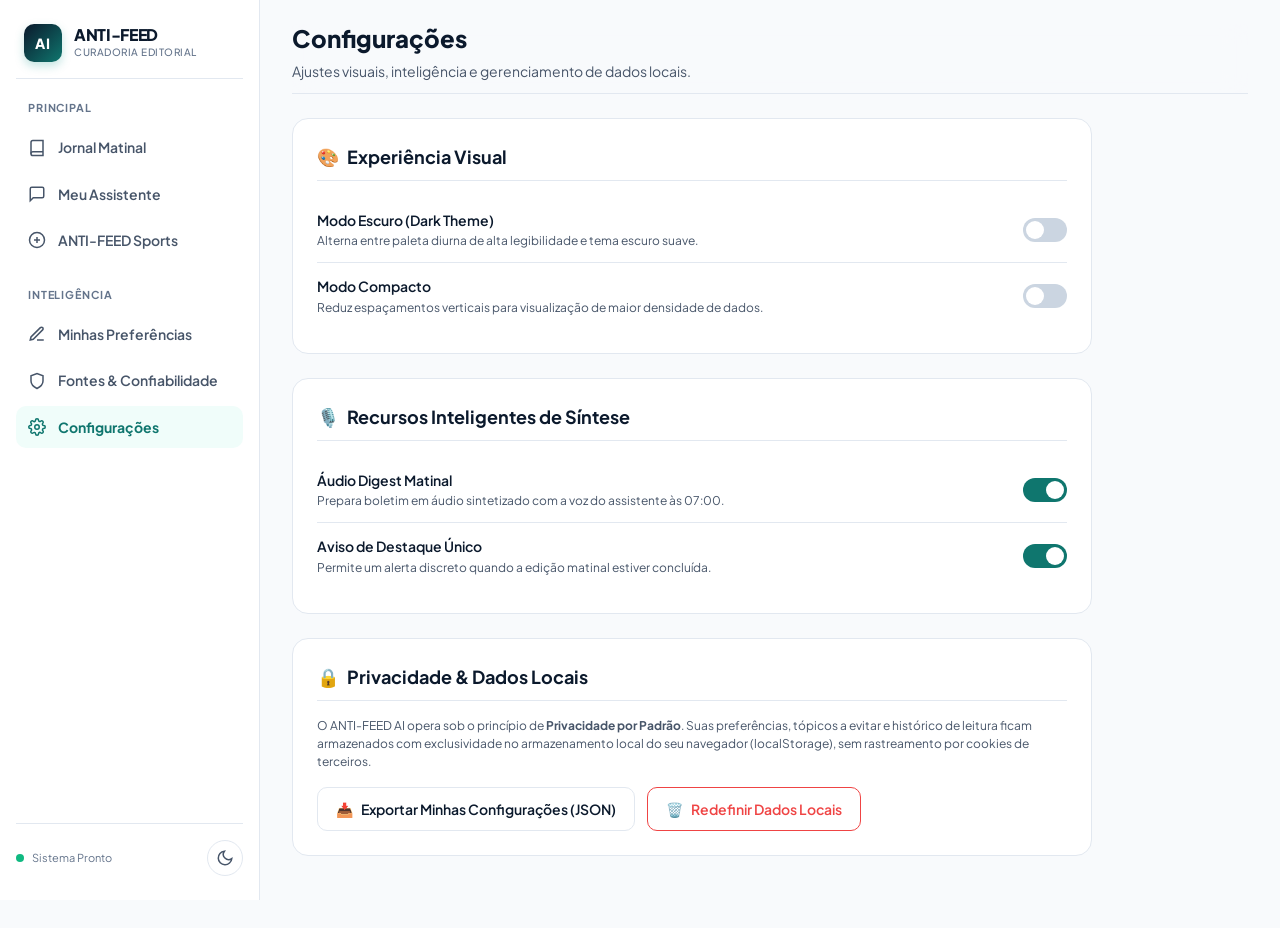
<file: anti-feed-ai/pages/configuracoes.html>
<!DOCTYPE html>
<html lang="pt-BR">
<head>
  <meta charset="UTF-8">
  <meta name="viewport" content="width=device-width, initial-scale=1.0">
  <title>Configurações — ANTI-FEED AI</title>
  <meta name="description" content="Configurações gerais do sistema, preferências visuais e controle de dados.">
  
  <!-- CSS Modular -->
  <link rel="stylesheet" href="../css/global.css">
  <link rel="stylesheet" href="../css/layout.css">
  <link rel="stylesheet" href="../css/components.css">
  <link rel="stylesheet" href="../css/pages.css">
  <link rel="stylesheet" href="../css/responsive.css">
</head>
<body>
  <div class="app-shell">
    
    <!-- Top Bar Mobile -->
    <div class="mobile-top-bar">
      <div class="sidebar-brand">
        <span class="brand-badge-ai">AI</span>
        <span class="brand-title">ANTI-FEED</span>
      </div>
      <button class="mobile-menu-btn" aria-label="Abrir menu">
        <svg width="22" height="22" viewBox="0 0 24 24" fill="none" stroke="currentColor" stroke-width="2"><line x1="3" y1="12" x2="21" y2="12"/><line x1="3" y1="6" x2="21" y2="6"/><line x1="3" y1="18" x2="21" y2="18"/></svg>
      </button>
    </div>

    <!-- Barra Lateral de Navegação -->
    <aside class="app-sidebar">
      <div class="sidebar-brand">
        <span class="brand-badge-ai">AI</span>
        <div>
          <div class="brand-title">ANTI-FEED</div>
          <div style="font-size: 10px; color: var(--text-muted); font-weight: 500; letter-spacing: 0.05em;">CURADORIA EDITORIAL</div>
        </div>
      </div>

      <nav class="sidebar-nav">
        <div class="sidebar-nav-group">
          <div class="sidebar-nav-heading">Principal</div>
          <a href="jornal.html" class="sidebar-nav-link">
            <svg class="sidebar-nav-icon" viewBox="0 0 24 24" fill="none" stroke="currentColor" stroke-width="2"><path d="M4 19.5A2.5 2.5 0 0 1 6.5 17H20"/><path d="M6.5 2H20v20H6.5A2.5 2.5 0 0 1 4 19.5v-15A2.5 2.5 0 0 1 6.5 2z"/></svg>
            <span>Jornal Matinal</span>
          </a>
          <a href="assistente.html" class="sidebar-nav-link">
            <svg class="sidebar-nav-icon" viewBox="0 0 24 24" fill="none" stroke="currentColor" stroke-width="2"><path d="M21 15a2 2 0 0 1-2 2H7l-4 4V5a2 2 0 0 1 2-2h14a2 2 0 0 1 2 2z"/></svg>
            <span>Meu Assistente</span>
          </a>
          <a href="sports.html" class="sidebar-nav-link">
            <svg class="sidebar-nav-icon" viewBox="0 0 24 24" fill="none" stroke="currentColor" stroke-width="2"><circle cx="12" cy="12" r="10"/><path d="M8 12h8"/><path d="M12 8v8"/></svg>
            <span>ANTI-FEED Sports</span>
          </a>
        </div>

        <div class="sidebar-nav-group">
          <div class="sidebar-nav-heading">Inteligência</div>
          <a href="preferencias.html" class="sidebar-nav-link">
            <svg class="sidebar-nav-icon" viewBox="0 0 24 24" fill="none" stroke="currentColor" stroke-width="2"><path d="M12 20h9"/><path d="M16.5 3.5a2.121 2.121 0 0 1 3 3L7 19l-4 1 1-4L16.5 3.5z"/></svg>
            <span>Minhas Preferências</span>
          </a>
          <a href="fontes.html" class="sidebar-nav-link">
            <svg class="sidebar-nav-icon" viewBox="0 0 24 24" fill="none" stroke="currentColor" stroke-width="2"><path d="M12 22s8-4 8-10V5l-8-3-8 3v7c0 6 8 10 8 10z"/></svg>
            <span>Fontes & Confiabilidade</span>
          </a>
          <a href="configuracoes.html" class="sidebar-nav-link active">
            <svg class="sidebar-nav-icon" viewBox="0 0 24 24" fill="none" stroke="currentColor" stroke-width="2"><circle cx="12" cy="12" r="3"/><path d="M19.4 15a1.65 1.65 0 0 0 .33 1.82l.06.06a2 2 0 0 1 0 2.83 2 2 0 0 1-2.83 0l-.06-.06a1.65 1.65 0 0 0-1.82-.33 1.65 1.65 0 0 0-1 1.51V21a2 2 0 0 1-2 2 2 2 0 0 1-2-2v-.09A1.65 1.65 0 0 0 9 19.4a1.65 1.65 0 0 0-1.82.33l-.06.06a2 2 0 0 1-2.83 0 2 2 0 0 1 0-2.83l.06-.06a1.65 1.65 0 0 0 .33-1.82 1.65 1.65 0 0 0-1.51-1H3a2 2 0 0 1-2-2 2 2 0 0 1 2-2h.09A1.65 1.65 0 0 0 4.6 9a1.65 1.65 0 0 0-.33-1.82l-.06-.06a2 2 0 0 1 0-2.83 2 2 0 0 1 2.83 0l.06.06a1.65 1.65 0 0 0 1.82.33H9a1.65 1.65 0 0 0 1-1.51V3a2 2 0 0 1 2-2 2 2 0 0 1 2 2v.09a1.65 1.65 0 0 0 1 1.51 1.65 1.65 0 0 0 1.82-.33l.06-.06a2 2 0 0 1 2.83 0 2 2 0 0 1 0 2.83l-.06.06a1.65 1.65 0 0 0-.33 1.82V9a1.65 1.65 0 0 0 1.51 1H21a2 2 0 0 1 2 2 2 2 0 0 1-2 2h-.09a1.65 1.65 0 0 0-1.51 1z"/></svg>
            <span>Configurações</span>
          </a>
        </div>
      </nav>

      <!-- Rodapé da Barra Lateral -->
      <div style="padding-top: var(--space-4); border-top: 1px solid var(--border-color); display: flex; align-items: center; justify-content: space-between;">
        <div style="display: flex; align-items: center; gap: 8px;">
          <div style="width: 8px; height: 8px; border-radius: 50%; background-color: var(--color-success);"></div>
          <span style="font-size: 11px; color: var(--text-muted);">Sistema Pronto</span>
        </div>
        <button class="action-icon-btn theme-toggle-btn" aria-label="Alternar Tema">
          <span class="theme-toggle-icon">🌙</span>
        </button>
      </div>
    </aside>

    <!-- Conteúdo Principal -->
    <main class="app-main-content">
      
      <header class="app-header">
        <div>
          <h1 style="font-size: var(--text-2xl); font-weight: 800;">Configurações</h1>
          <p style="font-size: var(--text-sm); color: var(--text-secondary); margin-top: 2px;">
            Ajustes visuais, inteligência e gerenciamento de dados locais.
          </p>
        </div>
      </header>

      <div class="settings-container">
        
        <!-- Seção: Visual & Interface -->
        <div class="settings-card">
          <h2 class="settings-card-title">
            <span>🎨</span>
            <span>Experiência Visual</span>
          </h2>

          <div class="settings-row">
            <div>
              <div class="settings-row-label">Modo Escuro (Dark Theme)</div>
              <div class="settings-row-desc">Alterna entre paleta diurna de alta legibilidade e tema escuro suave.</div>
            </div>
            <label class="switch">
              <input type="checkbox" id="setting-theme-switch">
              <span class="slider"></span>
            </label>
          </div>

          <div class="settings-row">
            <div>
              <div class="settings-row-label">Modo Compacto</div>
              <div class="settings-row-desc">Reduz espaçamentos verticais para visualização de maior densidade de dados.</div>
            </div>
            <label class="switch">
              <input type="checkbox" id="setting-compact-switch">
              <span class="slider"></span>
            </label>
          </div>
        </div>

        <!-- Seção: Áudio & Síntese -->
        <div class="settings-card">
          <h2 class="settings-card-title">
            <span>🎙️</span>
            <span>Recursos Inteligentes de Síntese</span>
          </h2>

          <div class="settings-row">
            <div>
              <div class="settings-row-label">Áudio Digest Matinal</div>
              <div class="settings-row-desc">Prepara boletim em áudio sintetizado com a voz do assistente às 07:00.</div>
            </div>
            <label class="switch">
              <input type="checkbox" id="setting-audio-switch" checked>
              <span class="slider"></span>
            </label>
          </div>

          <div class="settings-row">
            <div>
              <div class="settings-row-label">Aviso de Destaque Único</div>
              <div class="settings-row-desc">Permite um alerta discreto quando a edição matinal estiver concluída.</div>
            </div>
            <label class="switch">
              <input type="checkbox" id="setting-push-switch" checked>
              <span class="slider"></span>
            </label>
          </div>
        </div>

        <!-- Seção: Dados e Privacidade -->
        <div class="settings-card">
          <h2 class="settings-card-title">
            <span>🔒</span>
            <span>Privacidade & Dados Locais</span>
          </h2>

          <p style="font-size: var(--text-xs); color: var(--text-secondary); line-height: 1.5; margin-bottom: var(--space-4);">
            O ANTI-FEED AI opera sob o princípio de <strong>Privacidade por Padrão</strong>. Suas preferências, tópicos a evitar e histórico de leitura ficam armazenados com exclusividade no armazenamento local do seu navegador (localStorage), sem rastreamento por cookies de terceiros.
          </p>

          <div style="display: flex; gap: var(--space-3); flex-wrap: wrap;">
            <button class="btn btn-secondary" id="export-data-btn">
              <span>📥</span>
              <span>Exportar Minhas Configurações (JSON)</span>
            </button>
            <button class="btn btn-outline" id="clear-storage-btn" style="color: var(--color-danger); border-color: var(--color-danger);">
              <span>🗑️</span>
              <span>Redefinir Dados Locais</span>
            </button>
          </div>
        </div>

      </div>

    </main>
  </div>

  <!-- Scripts Modulares Vanilla ES6+ -->
  <script src="../js/storage.js"></script>
  <script src="../js/navigation.js"></script>
  <script src="../js/news.js"></script>
  <script src="../js/sports.js"></script>
  <script src="../js/assistant.js"></script>
  <script src="../js/preferences.js"></script>
  <script src="../js/sources.js"></script>
  <script src="../js/settings.js"></script>
  <script src="../js/app.js"></script>
</body>
</html>
</file>
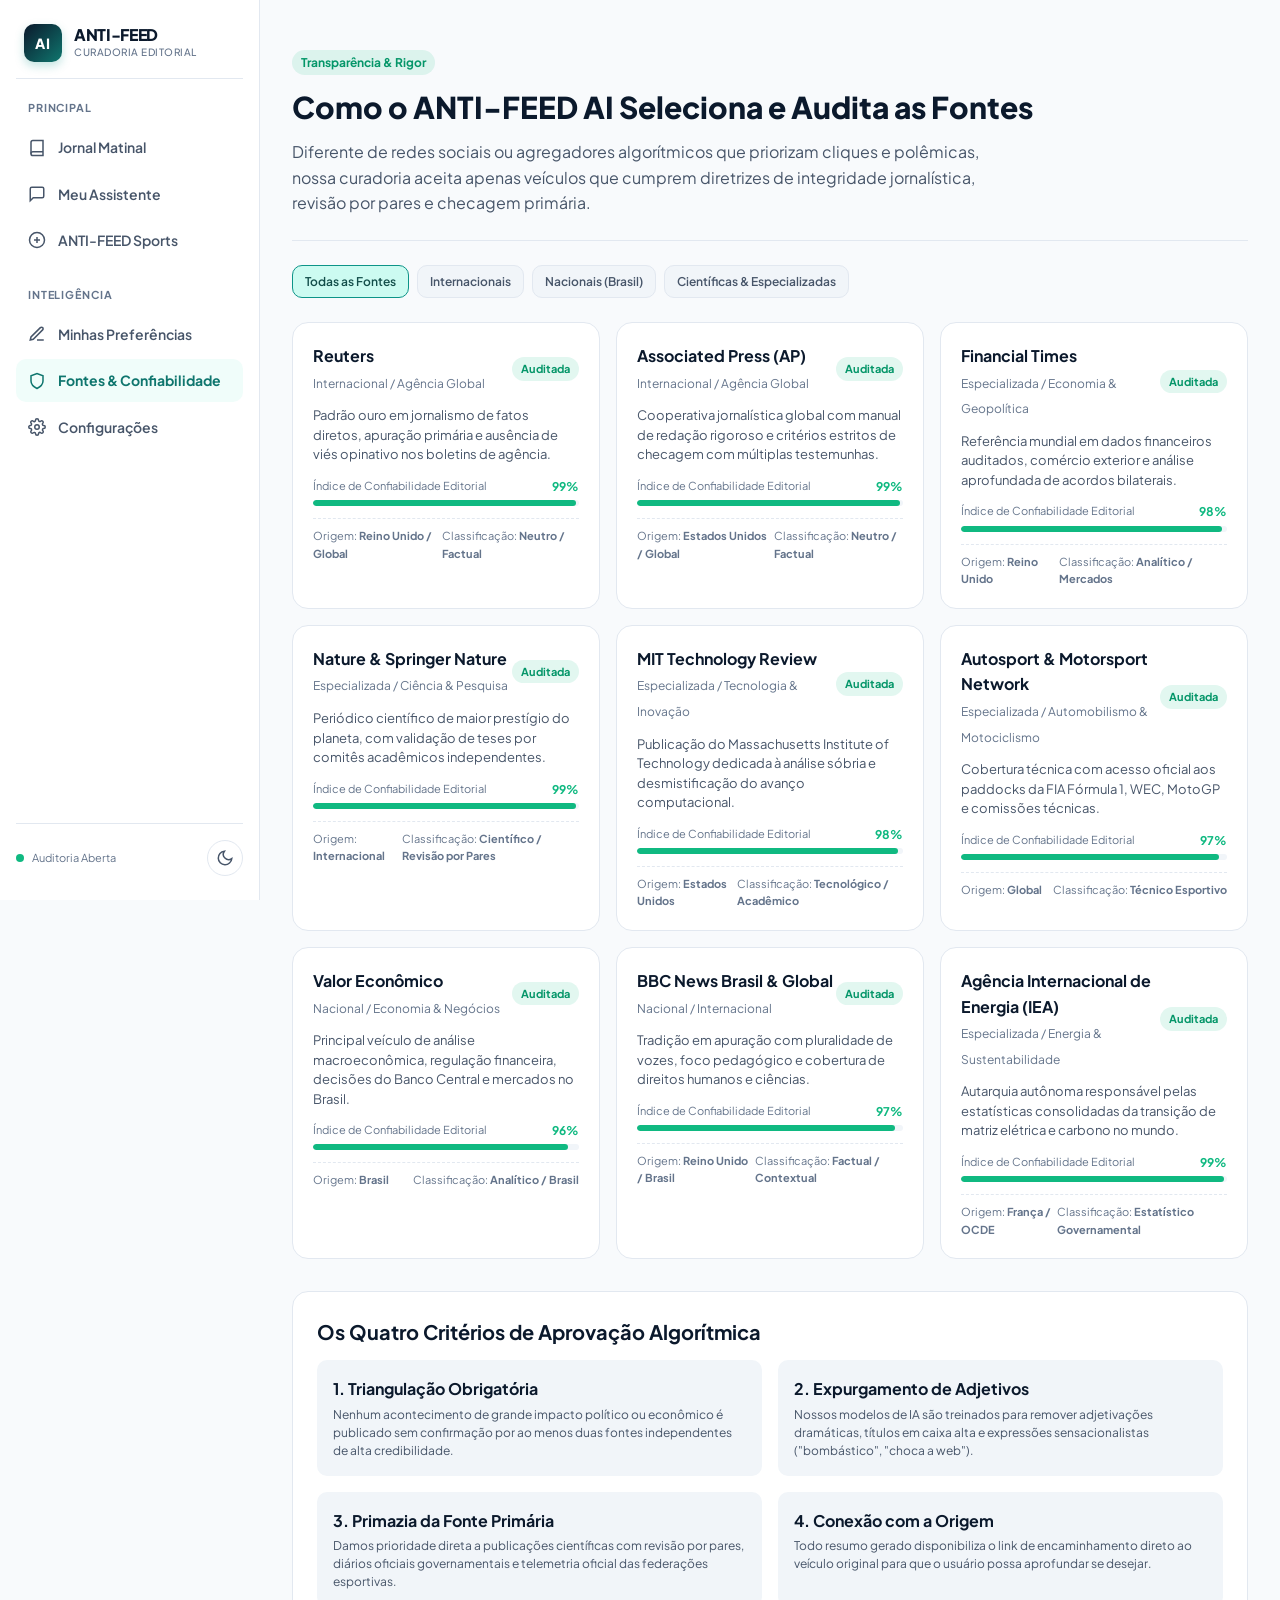
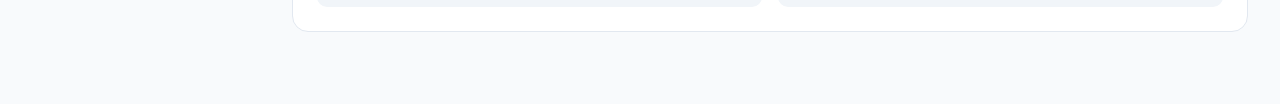
<file: anti-feed-ai/pages/fontes.html>
<!DOCTYPE html>
<html lang="pt-BR">
<head>
  <meta charset="UTF-8">
  <meta name="viewport" content="width=device-width, initial-scale=1.0">
  <title>Fontes & Confiabilidade — ANTI-FEED AI</title>
  <meta name="description" content="Transparência editorial, catálogo de fontes credenciadas e índices de confiabilidade.">
  
  <!-- CSS Modular -->
  <link rel="stylesheet" href="../css/global.css">
  <link rel="stylesheet" href="../css/layout.css">
  <link rel="stylesheet" href="../css/components.css">
  <link rel="stylesheet" href="../css/pages.css">
  <link rel="stylesheet" href="../css/responsive.css">
</head>
<body>
  <div class="app-shell">
    
    <!-- Top Bar Mobile -->
    <div class="mobile-top-bar">
      <div class="sidebar-brand">
        <span class="brand-badge-ai">AI</span>
        <span class="brand-title">ANTI-FEED</span>
      </div>
      <button class="mobile-menu-btn" aria-label="Abrir menu">
        <svg width="22" height="22" viewBox="0 0 24 24" fill="none" stroke="currentColor" stroke-width="2"><line x1="3" y1="12" x2="21" y2="12"/><line x1="3" y1="6" x2="21" y2="6"/><line x1="3" y1="18" x2="21" y2="18"/></svg>
      </button>
    </div>

    <!-- Barra Lateral de Navegação -->
    <aside class="app-sidebar">
      <div class="sidebar-brand">
        <span class="brand-badge-ai">AI</span>
        <div>
          <div class="brand-title">ANTI-FEED</div>
          <div style="font-size: 10px; color: var(--text-muted); font-weight: 500; letter-spacing: 0.05em;">CURADORIA EDITORIAL</div>
        </div>
      </div>

      <nav class="sidebar-nav">
        <div class="sidebar-nav-group">
          <div class="sidebar-nav-heading">Principal</div>
          <a href="jornal.html" class="sidebar-nav-link">
            <svg class="sidebar-nav-icon" viewBox="0 0 24 24" fill="none" stroke="currentColor" stroke-width="2"><path d="M4 19.5A2.5 2.5 0 0 1 6.5 17H20"/><path d="M6.5 2H20v20H6.5A2.5 2.5 0 0 1 4 19.5v-15A2.5 2.5 0 0 1 6.5 2z"/></svg>
            <span>Jornal Matinal</span>
          </a>
          <a href="assistente.html" class="sidebar-nav-link">
            <svg class="sidebar-nav-icon" viewBox="0 0 24 24" fill="none" stroke="currentColor" stroke-width="2"><path d="M21 15a2 2 0 0 1-2 2H7l-4 4V5a2 2 0 0 1 2-2h14a2 2 0 0 1 2 2z"/></svg>
            <span>Meu Assistente</span>
          </a>
          <a href="sports.html" class="sidebar-nav-link">
            <svg class="sidebar-nav-icon" viewBox="0 0 24 24" fill="none" stroke="currentColor" stroke-width="2"><circle cx="12" cy="12" r="10"/><path d="M8 12h8"/><path d="M12 8v8"/></svg>
            <span>ANTI-FEED Sports</span>
          </a>
        </div>

        <div class="sidebar-nav-group">
          <div class="sidebar-nav-heading">Inteligência</div>
          <a href="preferencias.html" class="sidebar-nav-link">
            <svg class="sidebar-nav-icon" viewBox="0 0 24 24" fill="none" stroke="currentColor" stroke-width="2"><path d="M12 20h9"/><path d="M16.5 3.5a2.121 2.121 0 0 1 3 3L7 19l-4 1 1-4L16.5 3.5z"/></svg>
            <span>Minhas Preferências</span>
          </a>
          <a href="fontes.html" class="sidebar-nav-link active">
            <svg class="sidebar-nav-icon" viewBox="0 0 24 24" fill="none" stroke="currentColor" stroke-width="2"><path d="M12 22s8-4 8-10V5l-8-3-8 3v7c0 6 8 10 8 10z"/></svg>
            <span>Fontes & Confiabilidade</span>
          </a>
          <a href="configuracoes.html" class="sidebar-nav-link">
            <svg class="sidebar-nav-icon" viewBox="0 0 24 24" fill="none" stroke="currentColor" stroke-width="2"><circle cx="12" cy="12" r="3"/><path d="M19.4 15a1.65 1.65 0 0 0 .33 1.82l.06.06a2 2 0 0 1 0 2.83 2 2 0 0 1-2.83 0l-.06-.06a1.65 1.65 0 0 0-1.82-.33 1.65 1.65 0 0 0-1 1.51V21a2 2 0 0 1-2 2 2 2 0 0 1-2-2v-.09A1.65 1.65 0 0 0 9 19.4a1.65 1.65 0 0 0-1.82.33l-.06.06a2 2 0 0 1-2.83 0 2 2 0 0 1 0-2.83l.06-.06a1.65 1.65 0 0 0 .33-1.82 1.65 1.65 0 0 0-1.51-1H3a2 2 0 0 1-2-2 2 2 0 0 1 2-2h.09A1.65 1.65 0 0 0 4.6 9a1.65 1.65 0 0 0-.33-1.82l-.06-.06a2 2 0 0 1 0-2.83 2 2 0 0 1 2.83 0l.06.06a1.65 1.65 0 0 0 1.82.33H9a1.65 1.65 0 0 0 1-1.51V3a2 2 0 0 1 2-2 2 2 0 0 1 2 2v.09a1.65 1.65 0 0 0 1 1.51 1.65 1.65 0 0 0 1.82-.33l.06-.06a2 2 0 0 1 2.83 0 2 2 0 0 1 0 2.83l-.06.06a1.65 1.65 0 0 0-.33 1.82V9a1.65 1.65 0 0 0 1.51 1H21a2 2 0 0 1 2 2 2 2 0 0 1-2 2h-.09a1.65 1.65 0 0 0-1.51 1z"/></svg>
            <span>Configurações</span>
          </a>
        </div>
      </nav>

      <!-- Rodapé da Barra Lateral -->
      <div style="padding-top: var(--space-4); border-top: 1px solid var(--border-color); display: flex; align-items: center; justify-content: space-between;">
        <div style="display: flex; align-items: center; gap: 8px;">
          <div style="width: 8px; height: 8px; border-radius: 50%; background-color: var(--color-success);"></div>
          <span style="font-size: 11px; color: var(--text-muted);">Auditoria Aberta</span>
        </div>
        <button class="action-icon-btn theme-toggle-btn" aria-label="Alternar Tema">
          <span class="theme-toggle-icon">🌙</span>
        </button>
      </div>
    </aside>

    <!-- Conteúdo Principal -->
    <main class="app-main-content">
      
      <section class="sources-hero">
        <span class="verification-badge" style="margin-bottom: var(--space-2);">Transparência & Rigor</span>
        <h1 style="font-size: var(--text-3xl); font-weight: 800; margin-bottom: var(--space-2);">
          Como o ANTI-FEED AI Seleciona e Audita as Fontes
        </h1>
        <p style="font-size: var(--text-base); color: var(--text-secondary); max-width: 700px; line-height: 1.6;">
          Diferente de redes sociais ou agregadores algorítmicos que priorizam cliques e polêmicas, nossa curadoria aceita apenas veículos que cumprem diretrizes de integridade jornalística, revisão por pares e checagem primária.
        </p>
      </section>

      <!-- Filtros por Tipo de Fonte -->
      <div style="display: flex; gap: var(--space-2); margin-bottom: var(--space-6); flex-wrap: wrap;">
        <button class="sports-subpill source-filter-btn active" data-tab="all">Todas as Fontes</button>
        <button class="sports-subpill source-filter-btn" data-tab="internacional">Internacionais</button>
        <button class="sports-subpill source-filter-btn" data-tab="nacional">Nacionais (Brasil)</button>
        <button class="sports-subpill source-filter-btn" data-tab="especializada">Científicas & Especializadas</button>
      </div>

      <!-- Grade de Fontes Cadastradas -->
      <div class="sources-grid" id="sources-catalog-grid">
        <!-- Renderizado dinamicamente por sources.js -->
      </div>

      <!-- Critérios de Triangulação -->
      <section class="preferences-section">
        <h2 style="font-size: var(--text-xl); font-weight: 700; margin-bottom: var(--space-3);">
          Os Quatro Critérios de Aprovação Algorítmica
        </h2>
        <div class="grid-layout grid-2-cols" style="gap: var(--space-4);">
          <div style="padding: var(--space-4); background-color: var(--bg-hover); border-radius: var(--radius-md);">
            <div style="font-weight: 700; margin-bottom: 4px;">1. Triangulação Obrigatória</div>
            <p style="font-size: var(--text-xs); color: var(--text-secondary); line-height: 1.5;">
              Nenhum acontecimento de grande impacto político ou econômico é publicado sem confirmação por ao menos duas fontes independentes de alta credibilidade.
            </p>
          </div>
          <div style="padding: var(--space-4); background-color: var(--bg-hover); border-radius: var(--radius-md);">
            <div style="font-weight: 700; margin-bottom: 4px;">2. Expurgamento de Adjetivos</div>
            <p style="font-size: var(--text-xs); color: var(--text-secondary); line-height: 1.5;">
              Nossos modelos de IA são treinados para remover adjetivações dramáticas, títulos em caixa alta e expressões sensacionalistas ("bombástico", "choca a web").
            </p>
          </div>
          <div style="padding: var(--space-4); background-color: var(--bg-hover); border-radius: var(--radius-md);">
            <div style="font-weight: 700; margin-bottom: 4px;">3. Primazia da Fonte Primária</div>
            <p style="font-size: var(--text-xs); color: var(--text-secondary); line-height: 1.5;">
              Damos prioridade direta a publicações científicas com revisão por pares, diários oficiais governamentais e telemetria oficial das federações esportivas.
            </p>
          </div>
          <div style="padding: var(--space-4); background-color: var(--bg-hover); border-radius: var(--radius-md);">
            <div style="font-weight: 700; margin-bottom: 4px;">4. Conexão com a Origem</div>
            <p style="font-size: var(--text-xs); color: var(--text-secondary); line-height: 1.5;">
              Todo resumo gerado disponibiliza o link de encaminhamento direto ao veículo original para que o usuário possa aprofundar se desejar.
            </p>
          </div>
        </div>
      </section>

    </main>
  </div>

  <!-- Scripts Modulares Vanilla ES6+ -->
  <script src="../js/storage.js"></script>
  <script src="../js/navigation.js"></script>
  <script src="../js/news.js"></script>
  <script src="../js/sports.js"></script>
  <script src="../js/assistant.js"></script>
  <script src="../js/preferences.js"></script>
  <script src="../js/sources.js"></script>
  <script src="../js/settings.js"></script>
  <script src="../js/app.js"></script>
</body>
</html>
</file>
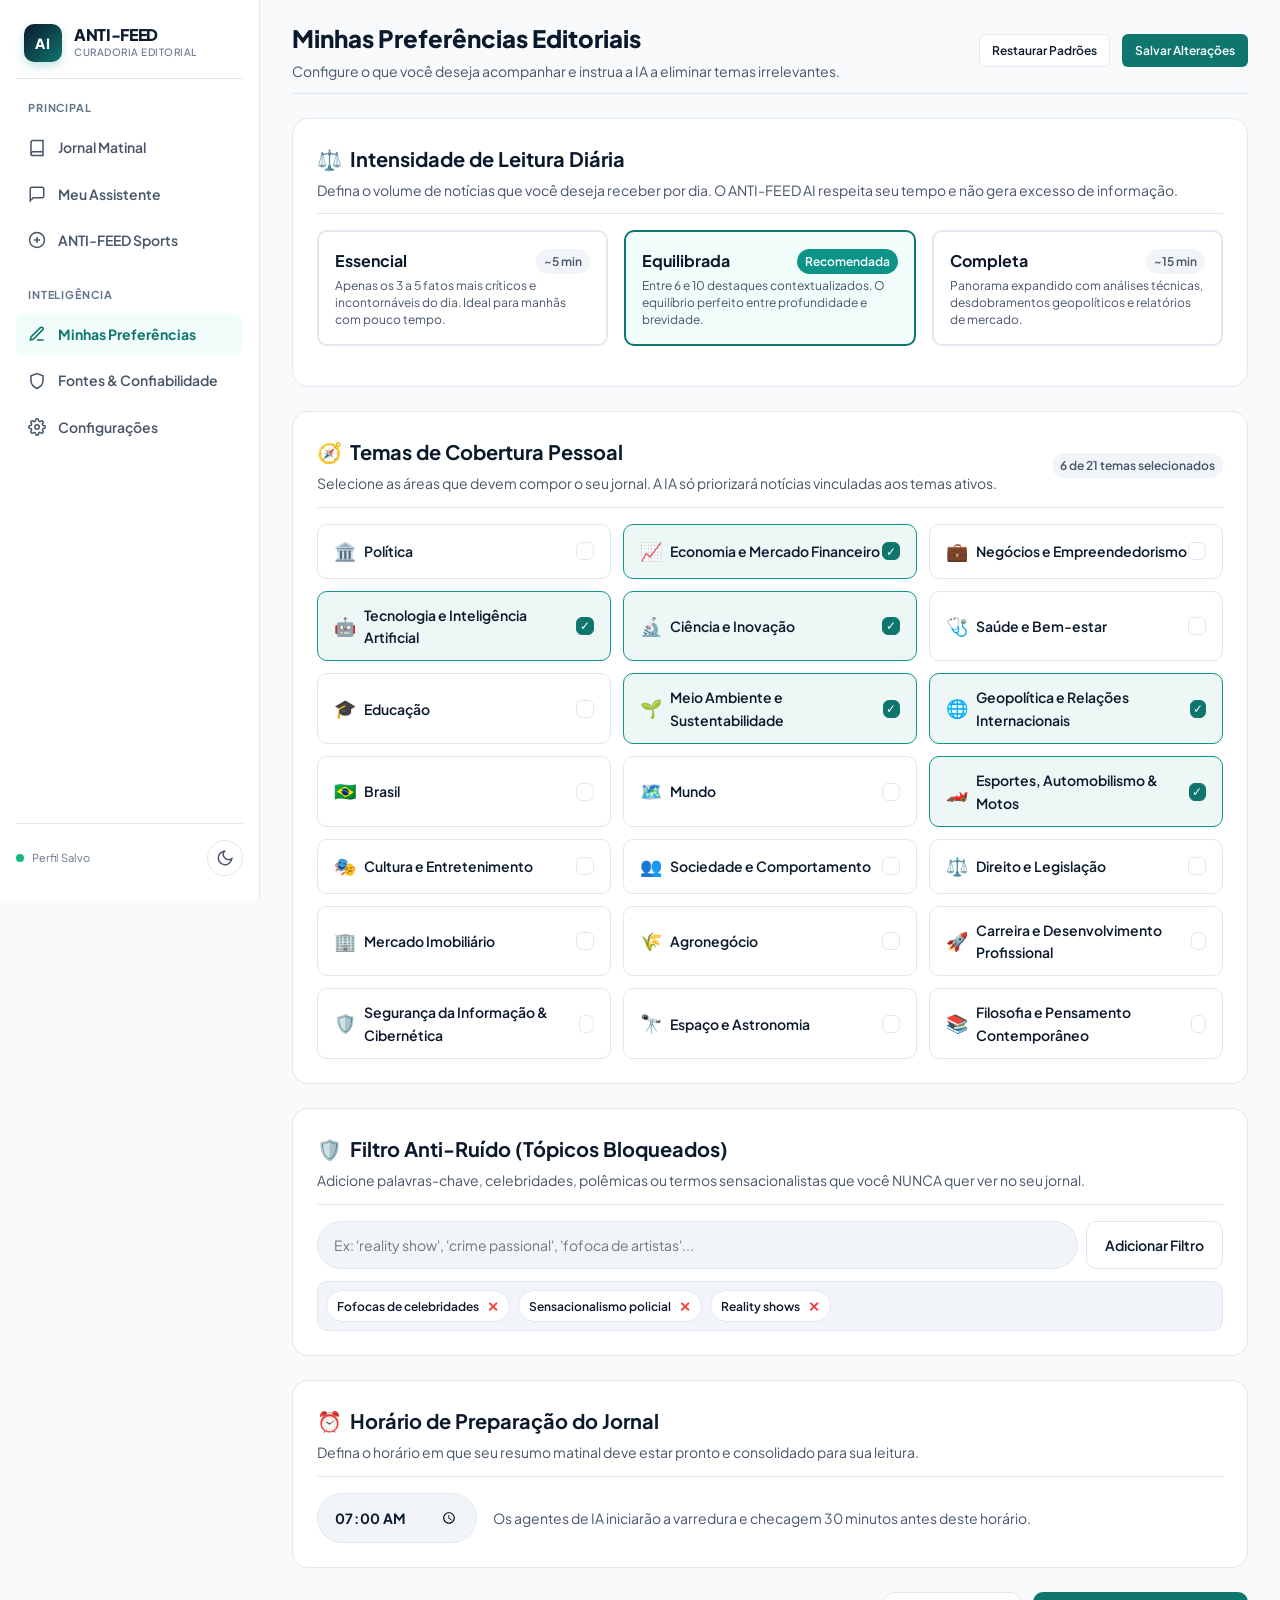
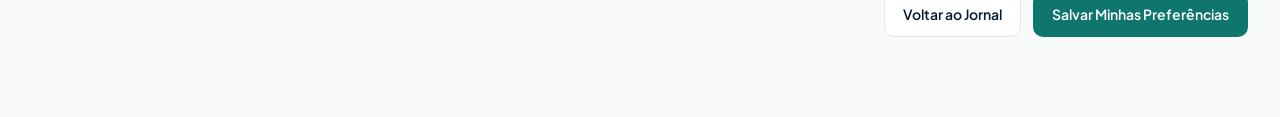
<file: anti-feed-ai/pages/preferencias.html>
<!DOCTYPE html>
<html lang="pt-BR">
<head>
  <meta charset="UTF-8">
  <meta name="viewport" content="width=device-width, initial-scale=1.0">
  <title>Minhas Preferências — ANTI-FEED AI</title>
  <meta name="description" content="Personalize os temas, intensidade editorial e filtros de ruído do seu jornal diário.">
  
  <!-- CSS Modular -->
  <link rel="stylesheet" href="../css/global.css">
  <link rel="stylesheet" href="../css/layout.css">
  <link rel="stylesheet" href="../css/components.css">
  <link rel="stylesheet" href="../css/pages.css">
  <link rel="stylesheet" href="../css/responsive.css">
</head>
<body>
  <div class="app-shell">
    
    <!-- Top Bar Mobile -->
    <div class="mobile-top-bar">
      <div class="sidebar-brand">
        <span class="brand-badge-ai">AI</span>
        <span class="brand-title">ANTI-FEED</span>
      </div>
      <button class="mobile-menu-btn" aria-label="Abrir menu">
        <svg width="22" height="22" viewBox="0 0 24 24" fill="none" stroke="currentColor" stroke-width="2"><line x1="3" y1="12" x2="21" y2="12"/><line x1="3" y1="6" x2="21" y2="6"/><line x1="3" y1="18" x2="21" y2="18"/></svg>
      </button>
    </div>

    <!-- Barra Lateral de Navegação -->
    <aside class="app-sidebar">
      <div class="sidebar-brand">
        <span class="brand-badge-ai">AI</span>
        <div>
          <div class="brand-title">ANTI-FEED</div>
          <div style="font-size: 10px; color: var(--text-muted); font-weight: 500; letter-spacing: 0.05em;">CURADORIA EDITORIAL</div>
        </div>
      </div>

      <nav class="sidebar-nav">
        <div class="sidebar-nav-group">
          <div class="sidebar-nav-heading">Principal</div>
          <a href="jornal.html" class="sidebar-nav-link">
            <svg class="sidebar-nav-icon" viewBox="0 0 24 24" fill="none" stroke="currentColor" stroke-width="2"><path d="M4 19.5A2.5 2.5 0 0 1 6.5 17H20"/><path d="M6.5 2H20v20H6.5A2.5 2.5 0 0 1 4 19.5v-15A2.5 2.5 0 0 1 6.5 2z"/></svg>
            <span>Jornal Matinal</span>
          </a>
          <a href="assistente.html" class="sidebar-nav-link">
            <svg class="sidebar-nav-icon" viewBox="0 0 24 24" fill="none" stroke="currentColor" stroke-width="2"><path d="M21 15a2 2 0 0 1-2 2H7l-4 4V5a2 2 0 0 1 2-2h14a2 2 0 0 1 2 2z"/></svg>
            <span>Meu Assistente</span>
          </a>
          <a href="sports.html" class="sidebar-nav-link">
            <svg class="sidebar-nav-icon" viewBox="0 0 24 24" fill="none" stroke="currentColor" stroke-width="2"><circle cx="12" cy="12" r="10"/><path d="M8 12h8"/><path d="M12 8v8"/></svg>
            <span>ANTI-FEED Sports</span>
          </a>
        </div>

        <div class="sidebar-nav-group">
          <div class="sidebar-nav-heading">Inteligência</div>
          <a href="preferencias.html" class="sidebar-nav-link active">
            <svg class="sidebar-nav-icon" viewBox="0 0 24 24" fill="none" stroke="currentColor" stroke-width="2"><path d="M12 20h9"/><path d="M16.5 3.5a2.121 2.121 0 0 1 3 3L7 19l-4 1 1-4L16.5 3.5z"/></svg>
            <span>Minhas Preferências</span>
          </a>
          <a href="fontes.html" class="sidebar-nav-link">
            <svg class="sidebar-nav-icon" viewBox="0 0 24 24" fill="none" stroke="currentColor" stroke-width="2"><path d="M12 22s8-4 8-10V5l-8-3-8 3v7c0 6 8 10 8 10z"/></svg>
            <span>Fontes & Confiabilidade</span>
          </a>
          <a href="configuracoes.html" class="sidebar-nav-link">
            <svg class="sidebar-nav-icon" viewBox="0 0 24 24" fill="none" stroke="currentColor" stroke-width="2"><circle cx="12" cy="12" r="3"/><path d="M19.4 15a1.65 1.65 0 0 0 .33 1.82l.06.06a2 2 0 0 1 0 2.83 2 2 0 0 1-2.83 0l-.06-.06a1.65 1.65 0 0 0-1.82-.33 1.65 1.65 0 0 0-1 1.51V21a2 2 0 0 1-2 2 2 2 0 0 1-2-2v-.09A1.65 1.65 0 0 0 9 19.4a1.65 1.65 0 0 0-1.82.33l-.06.06a2 2 0 0 1-2.83 0 2 2 0 0 1 0-2.83l.06-.06a1.65 1.65 0 0 0 .33-1.82 1.65 1.65 0 0 0-1.51-1H3a2 2 0 0 1-2-2 2 2 0 0 1 2-2h.09A1.65 1.65 0 0 0 4.6 9a1.65 1.65 0 0 0-.33-1.82l-.06-.06a2 2 0 0 1 0-2.83 2 2 0 0 1 2.83 0l.06.06a1.65 1.65 0 0 0 1.82.33H9a1.65 1.65 0 0 0 1-1.51V3a2 2 0 0 1 2-2 2 2 0 0 1 2 2v.09a1.65 1.65 0 0 0 1 1.51 1.65 1.65 0 0 0 1.82-.33l.06-.06a2 2 0 0 1 2.83 0 2 2 0 0 1 0 2.83l-.06.06a1.65 1.65 0 0 0-.33 1.82V9a1.65 1.65 0 0 0 1.51 1H21a2 2 0 0 1 2 2 2 2 0 0 1-2 2h-.09a1.65 1.65 0 0 0-1.51 1z"/></svg>
            <span>Configurações</span>
          </a>
        </div>
      </nav>

      <!-- Rodapé da Barra Lateral -->
      <div style="padding-top: var(--space-4); border-top: 1px solid var(--border-color); display: flex; align-items: center; justify-content: space-between;">
        <div style="display: flex; align-items: center; gap: 8px;">
          <div style="width: 8px; height: 8px; border-radius: 50%; background-color: var(--color-success);"></div>
          <span style="font-size: 11px; color: var(--text-muted);">Perfil Salvo</span>
        </div>
        <button class="action-icon-btn theme-toggle-btn" aria-label="Alternar Tema">
          <span class="theme-toggle-icon">🌙</span>
        </button>
      </div>
    </aside>

    <!-- Conteúdo Principal -->
    <main class="app-main-content">
      
      <!-- Cabeçalho da Página -->
      <header class="app-header">
        <div>
          <h1 style="font-size: var(--text-2xl); font-weight: 800;">Minhas Preferências Editoriais</h1>
          <p style="font-size: var(--text-sm); color: var(--text-secondary); margin-top: 2px;">
            Configure o que você deseja acompanhar e instrua a IA a eliminar temas irrelevantes.
          </p>
        </div>

        <div class="header-actions">
          <button class="btn btn-secondary btn-sm" id="reset-preferences-btn">Restaurar Padrões</button>
          <button class="btn btn-primary btn-sm" id="save-preferences-btn">Salvar Alterações</button>
        </div>
      </header>

      <!-- 1. Nível de Intensidade Editorial -->
      <section class="preferences-section">
        <div class="pref-section-header">
          <h2 class="pref-section-title">
            <span>⚖️</span>
            <span>Intensidade de Leitura Diária</span>
          </h2>
          <p class="pref-section-desc">
            Defina o volume de notícias que você deseja receber por dia. O ANTI-FEED AI respeita seu tempo e não gera excesso de informação.
          </p>
        </div>

        <div class="intensity-cards-grid">
          <div class="intensity-card" data-intensity="essencial">
            <div class="intensity-card-title">
              <span>Essencial</span>
              <span class="badge">~5 min</span>
            </div>
            <p class="intensity-card-desc">
              Apenas os 3 a 5 fatos mais críticos e incontornáveis do dia. Ideal para manhãs com pouco tempo.
            </p>
          </div>

          <div class="intensity-card active" data-intensity="equilibrada">
            <div class="intensity-card-title">
              <span>Equilibrada</span>
              <span class="badge" style="background-color: var(--color-primary-500); color: white;">Recomendada</span>
            </div>
            <p class="intensity-card-desc">
              Entre 6 e 10 destaques contextualizados. O equilíbrio perfeito entre profundidade e brevidade.
            </p>
          </div>

          <div class="intensity-card" data-intensity="completa">
            <div class="intensity-card-title">
              <span>Completa</span>
              <span class="badge">~15 min</span>
            </div>
            <p class="intensity-card-desc">
              Panorama expandido com análises técnicas, desdobramentos geopolíticos e relatórios de mercado.
            </p>
          </div>
        </div>
      </section>

      <!-- 2. Seleção de Temas (21 Categorias) -->
      <section class="preferences-section">
        <div class="pref-section-header" style="display: flex; justify-content: space-between; align-items: center;">
          <div>
            <h2 class="pref-section-title">
              <span>🧭</span>
              <span>Temas de Cobertura Pessoal</span>
            </h2>
            <p class="pref-section-desc">
              Selecione as áreas que devem compor o seu jornal. A IA só priorizará notícias vinculadas aos temas ativos.
            </p>
          </div>
          <span id="selected-categories-count" class="badge" style="font-size: 12px;">6 temas selecionados</span>
        </div>

        <div class="categories-grid" id="categories-selection-grid">
          <!-- Renderizado dinamicamente por preferences.js com 21 categorias -->
        </div>
      </section>

      <!-- 3. Filtro Anti-Ruído (Tópicos a Evitar) -->
      <section class="preferences-section">
        <div class="pref-section-header">
          <h2 class="pref-section-title">
            <span>🛡️</span>
            <span>Filtro Anti-Ruído (Tópicos Bloqueados)</span>
          </h2>
          <p class="pref-section-desc">
            Adicione palavras-chave, celebridades, polêmicas ou termos sensacionalistas que você NUNCA quer ver no seu jornal.
          </p>
        </div>

        <div style="display: flex; gap: var(--space-2); margin-top: var(--space-4);">
          <input type="text" id="avoid-topic-input" class="chat-input-field" placeholder="Ex: 'reality show', 'crime passional', 'fofoca de artistas'...">
          <button class="btn btn-secondary" id="add-avoid-topic-btn">Adicionar Filtro</button>
        </div>

        <div class="tags-container" id="avoid-tags-container">
          <!-- Tags adicionadas dinamicamente -->
        </div>
      </section>

      <!-- 4. Horário de Entrega e Envio -->
      <section class="preferences-section">
        <div class="pref-section-header">
          <h2 class="pref-section-title">
            <span>⏰</span>
            <span>Horário de Preparação do Jornal</span>
          </h2>
          <p class="pref-section-desc">
            Defina o horário em que seu resumo matinal deve estar pronto e consolidado para sua leitura.
          </p>
        </div>

        <div style="display: flex; align-items: center; gap: var(--space-4); margin-top: var(--space-3);">
          <input type="time" id="delivery-time-input" value="07:00" class="chat-input-field" style="max-width: 160px; font-weight: 700;">
          <span style="font-size: var(--text-sm); color: var(--text-secondary);">
            Os agentes de IA iniciarão a varredura e checagem 30 minutos antes deste horário.
          </span>
        </div>
      </section>

      <!-- Barra de Ação Inferior -->
      <div style="display: flex; justify-content: flex-end; gap: var(--space-3); margin-bottom: var(--space-8);">
        <a href="jornal.html" class="btn btn-secondary">Voltar ao Jornal</a>
        <button class="btn btn-primary" onclick="document.getElementById('save-preferences-btn').click();">
          Salvar Minhas Preferências
        </button>
      </div>

    </main>
  </div>

  <!-- Scripts Modulares Vanilla ES6+ -->
  <script src="../js/storage.js"></script>
  <script src="../js/navigation.js"></script>
  <script src="../js/news.js"></script>
  <script src="../js/sports.js"></script>
  <script src="../js/assistant.js"></script>
  <script src="../js/preferences.js"></script>
  <script src="../js/sources.js"></script>
  <script src="../js/settings.js"></script>
  <script src="../js/app.js"></script>
</body>
</html>
</file>
<file: anti-feed-ai/css/global.css>
/**
 * ANTI-FEED AI — Global Design System & Variables (global.css)
 * Identidade visual inspirada em The New York Times, Linear e Apple News.
 * "Menos informação. Mais inteligência sobre o que realmente importa."
 */

@import url('https://fonts.googleapis.com/css2?family=Plus+Jakarta+Sans:wght@400;500;600;700;800&family=Newsreader:ital,opsz,wght@0,6..72,400;0,6..72,600;0,6..72,700;1,6..72,400&family=JetBrains+Mono:wght@400;500;600&display=swap');

:root {
  /* ==========================================================================
     Paleta de Cores — Tema Claro (Predominantemente branco / off-white)
     ========================================================================== */
  --bg-main: #F8FAFC;
  --bg-surface: #FFFFFF;
  --card-bg: #FFFFFF;
  --bg-hover: #F1F5F9;
  --bg-subtle: #F8FAFC;

  --text-main: #0B192C;
  --text-secondary: #475569;
  --text-muted: #64748B;
  --text-subtle: #94A3B8;
  --text-inverse: #FFFFFF;

  --border-color: #E2E8F0;
  --border-color-hover: #CBD5E1;
  --border-subtle: #F1F5F9;

  /* Cores de Acento Editorial & Brand */
  --color-primary-50: #F0FDFA;
  --color-primary-100: #CCFBF1;
  --color-primary-400: #2DD4BF;
  --color-primary-500: #0D9488;
  --color-primary-600: #0F766E;
  --color-primary-700: #115E59;
  --color-primary-800: #134E4A;
  --color-accent: #0D9488;

  /* Cores Semânticas de Estado */
  --color-success: #10B981;
  --color-warning: #F59E0B;
  --color-danger: #EF4444;
  --color-info: #0284C7;

  /* Categorias */
  --cat-automobilismo: #DC2626;
  --cat-motovelocidade: #EA580C;
  --cat-tecnologia: #4F46E5;
  --cat-economia: #059669;
  --cat-geopolitica: #0284C7;
  --cat-ciencia: #0891B2;
  --cat-sustentabilidade: #16A34A;
  --cat-esportes: #E11D48;

  /* ==========================================================================
     Tipografia
     ========================================================================== */
  --font-family: 'Plus Jakarta Sans', -apple-system, BlinkMacSystemFont, 'Segoe UI', Roboto, sans-serif;
  --font-editorial: 'Newsreader', Georgia, serif;
  --font-mono: 'JetBrains Mono', SFMono-Regular, Menlo, Monaco, monospace;

  --text-xs: 0.75rem;
  /* 12px */
  --text-sm: 0.875rem;
  /* 14px */
  --text-base: 1rem;
  /* 16px */
  --text-lg: 1.125rem;
  /* 18px */
  --text-xl: 1.25rem;
  /* 20px */
  --text-2xl: 1.5rem;
  /* 24px */
  --text-3xl: 1.875rem;
  /* 30px */
  --text-4xl: 2.25rem;
  /* 36px */

  /* ==========================================================================
     Espaçamentos & Dimensões
     ========================================================================== */
  --space-1: 0.25rem;
  /* 4px */
  --space-2: 0.5rem;
  /* 8px */
  --space-3: 0.75rem;
  /* 12px */
  --space-4: 1rem;
  /* 16px */
  --space-5: 1.25rem;
  /* 20px */
  --space-6: 1.5rem;
  /* 24px */
  --space-8: 2rem;
  /* 32px */
  --space-10: 2.5rem;
  /* 40px */
  --space-12: 3rem;
  /* 48px */

  --sidebar-width: 260px;
  --header-height: 70px;
  --content-max-width: 1260px;

  /* ==========================================================================
     Sombras Elegantes
     ========================================================================== */
  --shadow-sm: 0 1px 3px rgba(11, 25, 44, 0.04), 0 1px 2px rgba(11, 25, 44, 0.02);
  --shadow-md: 0 4px 6px -1px rgba(11, 25, 44, 0.06), 0 2px 4px -2px rgba(11, 25, 44, 0.03);
  --shadow-lg: 0 10px 15px -3px rgba(11, 25, 44, 0.08), 0 4px 6px -4px rgba(11, 25, 44, 0.03);
  --shadow-xl: 0 20px 25px -5px rgba(11, 25, 44, 0.1), 0 8px 10px -6px rgba(11, 25, 44, 0.04);

  /* Arredondamento */
  --radius-sm: 6px;
  --radius-md: 10px;
  --radius-lg: 16px;
  --radius-xl: 22px;
  --radius-full: 9999px;

  /* Transições */
  --transition-fast: 0.15s cubic-bezier(0.4, 0, 0.2, 1);
  --transition-normal: 0.25s cubic-bezier(0.4, 0, 0.2, 1);
  --transition-slow: 0.35s cubic-bezier(0.16, 1, 0.3, 1);
}

/* ==========================================================================
   Paleta de Cores — Tema Escuro (Suporte body.dark-theme e [data-theme="dark"])
   ========================================================================== */
body.dark-theme,
[data-theme="dark"] {
  --bg-main: #070F1E;
  --bg-surface: #0E1A2D;
  --card-bg: #0E1A2D;
  --bg-hover: #16263E;
  --bg-subtle: #0B1626;

  --text-main: #F8FAFC;
  --text-secondary: #94A3B8;
  --text-muted: #64748B;
  --text-subtle: #475569;
  --text-inverse: #0B192C;

  --border-color: #1E2E47;
  --border-color-hover: #2C3F5E;
  --border-subtle: #132238;

  --color-primary-50: rgba(13, 148, 136, 0.12);
  --color-primary-100: rgba(13, 148, 136, 0.22);
  --color-primary-400: #2DD4BF;
  --color-primary-500: #14B8A6;
  --color-primary-600: #0D9488;
  --color-primary-700: #0F766E;
  --color-accent: #14B8A6;

  --shadow-sm: 0 1px 3px rgba(0, 0, 0, 0.3);
  --shadow-md: 0 4px 6px -1px rgba(0, 0, 0, 0.4);
  --shadow-lg: 0 10px 15px -3px rgba(0, 0, 0, 0.5);
  --shadow-xl: 0 20px 25px -5px rgba(0, 0, 0, 0.6);
}

/* ==========================================================================
   Reset & Base Styles
   ========================================================================== */
*,
*::before,
*::after {
  box-sizing: border-box;
  margin: 0;
  padding: 0;
}

html {
  font-size: 16px;
  scroll-behavior: smooth;
  -webkit-text-size-adjust: 100%;
}

body {
  font-family: var(--font-family);
  background-color: var(--bg-main);
  color: var(--text-main);
  line-height: 1.6;
  font-weight: 400;
  min-height: 100vh;
  transition: background-color var(--transition-normal), color var(--transition-normal);
  -webkit-font-smoothing: antialiased;
  -moz-osx-font-smoothing: grayscale;
}

img,
svg,
picture {
  display: block;
  max-width: 100%;
}

a {
  color: inherit;
  text-decoration: none;
}

button,
input,
select,
textarea {
  font: inherit;
}

/* Scrollbar Estilizada */
::-webkit-scrollbar {
  width: 8px;
  height: 8px;
}

::-webkit-scrollbar-track {
  background: var(--bg-main);
}

::-webkit-scrollbar-thumb {
  background: var(--border-color);
  border-radius: var(--radius-full);
}

::-webkit-scrollbar-thumb:hover {
  background: var(--text-muted);
}
</file>
<file: anti-feed-ai/css/layout.css>
/**
 * ANTI-FEED AI — Layout System (layout.css)
 * Estrutura Shell, Sidebar Fixa, Header Sticky e Sistema de Grid Fluido
 */

/* Shell Geral da Aplicação */
.app-shell {
  display: flex;
  min-height: 100vh;
  position: relative;
  background-color: var(--bg-main);
}

/* ==========================================================================
   Barra Superior Mobile (Oculta por padrão no Desktop)
   ========================================================================== */
.mobile-top-bar {
  display: none;
}

/* ==========================================================================
   Sidebar Lateral Desktop (Fixa 260px)
   ========================================================================== */
.app-sidebar {
  width: var(--sidebar-width);
  height: 100vh;
  position: fixed;
  top: 0;
  left: 0;
  background-color: var(--bg-surface);
  border-right: 1px solid var(--border-color);
  display: flex;
  flex-direction: column;
  justify-content: space-between;
  padding: var(--space-6) var(--space-4);
  z-index: 100;
  overflow-y: auto;
  transition: transform var(--transition-normal), background-color var(--transition-normal);
}

/* Marca / Logo na Sidebar */
.sidebar-brand {
  display: flex;
  align-items: center;
  gap: var(--space-3);
  padding: 0 var(--space-2) var(--space-4);
  border-bottom: 1px solid var(--border-color);
  margin-bottom: var(--space-4);
}

.brand-badge-ai {
  width: 38px;
  height: 38px;
  background: linear-gradient(135deg, #0B192C 0%, var(--color-primary-600) 100%);
  color: #FFFFFF;
  border-radius: var(--radius-md);
  display: flex;
  align-items: center;
  justify-content: center;
  font-weight: 800;
  font-size: var(--text-sm);
  letter-spacing: 0.05em;
  box-shadow: 0 4px 10px rgba(13, 148, 136, 0.25);
  flex-shrink: 0;
}

body.dark-theme .brand-badge-ai {
  background: linear-gradient(135deg, #0E1A2D 0%, var(--color-primary-500) 100%);
  box-shadow: 0 4px 14px rgba(20, 184, 166, 0.3);
}

.brand-title {
  font-size: var(--text-base);
  font-weight: 800;
  letter-spacing: -0.02em;
  color: var(--text-main);
  line-height: 1.1;
}

/* Navegação da Sidebar */
.sidebar-nav {
  display: flex;
  flex-direction: column;
  gap: var(--space-5);
  flex: 1;
}

.sidebar-nav-group {
  display: flex;
  flex-direction: column;
  gap: 4px;
}

.sidebar-nav-heading {
  font-size: 0.68rem;
  font-weight: 700;
  text-transform: uppercase;
  letter-spacing: 0.08em;
  color: var(--text-muted);
  padding: var(--space-1) var(--space-3);
  margin-bottom: 2px;
}

.sidebar-nav-link {
  display: flex;
  align-items: center;
  gap: var(--space-3);
  padding: 10px var(--space-3);
  border-radius: var(--radius-md);
  color: var(--text-secondary);
  font-size: var(--text-sm);
  font-weight: 600;
  transition: all var(--transition-fast);
  text-decoration: none;
}

.sidebar-nav-link:hover {
  background-color: var(--bg-hover);
  color: var(--text-main);
  transform: translateX(2px);
}

.sidebar-nav-link.active {
  background-color: var(--color-primary-50);
  color: var(--color-primary-600);
  font-weight: 700;
}

body.dark-theme .sidebar-nav-link.active {
  background-color: var(--color-primary-50);
  color: var(--color-primary-400);
}

.sidebar-nav-icon {
  width: 18px;
  height: 18px;
  flex-shrink: 0;
  stroke-width: 2;
}

/* ==========================================================================
   Conteúdo Principal (Main Content)
   ========================================================================== */
.app-main-content {
  margin-left: var(--sidebar-width);
  flex: 1;
  min-height: 100vh;
  padding: var(--space-6) var(--space-8) var(--space-12);
  max-width: var(--content-max-width);
  display: flex;
  flex-direction: column;
  width: calc(100% - var(--sidebar-width));
}

/* ==========================================================================
   Cabeçalho Superior (Header Sticky)
   ========================================================================== */
.app-header {
  height: var(--header-height);
  display: flex;
  align-items: center;
  justify-content: space-between;
  gap: var(--space-4);
  padding-bottom: var(--space-4);
  margin-bottom: var(--space-6);
  border-bottom: 1px solid var(--border-color);
  position: sticky;
  top: 0;
  background-color: rgba(248, 250, 252, 0.85);
  backdrop-filter: blur(12px);
  -webkit-backdrop-filter: blur(12px);
  z-index: 40;
}

body.dark-theme .app-header {
  background-color: rgba(7, 15, 30, 0.85);
}

/* Barra de Pesquisa / Input do Header */
.header-search-wrap {
  position: relative;
  flex: 1;
  max-width: 500px;
}

.header-search-icon {
  position: absolute;
  left: 14px;
  top: 50%;
  transform: translateY(-50%);
  width: 18px;
  height: 18px;
  color: var(--text-muted);
  pointer-events: none;
}

.header-search-input {
  width: 100%;
  padding: 10px 14px 10px 42px;
  background-color: var(--bg-surface);
  border: 1px solid var(--border-color);
  border-radius: var(--radius-full);
  font-size: var(--text-sm);
  color: var(--text-main);
  outline: none;
  transition: border-color var(--transition-fast), box-shadow var(--transition-fast);
}

.header-search-input:focus {
  border-color: var(--color-primary-500);
  box-shadow: 0 0 0 3px rgba(13, 148, 136, 0.15);
}

.header-search-input::placeholder {
  color: var(--text-muted);
}

.header-actions {
  display: flex;
  align-items: center;
  gap: var(--space-3);
}

/* ==========================================================================
   Grids Editoriais Reutilizáveis
   ========================================================================== */
.grid-layout {
  display: grid;
  gap: var(--space-6);
}

.grid-2-cols {
  grid-template-columns: repeat(2, 1fr);
}

.grid-3-cols {
  grid-template-columns: repeat(3, 1fr);
}
</file>
<file: anti-feed-ai/css/components.css>
/**
 * ANTI-FEED AI — Reusable Components (components.css)
 * Cards Editoriais 16:9, Badges de Verificação, Botões, Modais e Toasts
 */

/* ==========================================================================
   1. Cards Editoriais (16:9, cantos arredondados, sombras e hierarquia)
   ========================================================================== */
.editorial-card {
  background-color: var(--card-bg);
  border: 1px solid var(--border-color);
  border-radius: var(--radius-lg);
  overflow: hidden;
  box-shadow: var(--shadow-sm);
  display: flex;
  flex-direction: column;
  transition: transform var(--transition-normal), box-shadow var(--transition-normal), border-color var(--transition-normal);
  position: relative;
}

.editorial-card:hover {
  transform: translateY(-3px);
  box-shadow: var(--shadow-md);
  border-color: var(--border-color-hover);
}

/* Card Hero (Destaque Principal em 2 Colunas no Desktop) */
.editorial-card-hero {
  display: grid;
  grid-template-columns: 1.15fr 1fr;
  margin-bottom: var(--space-8);
  border: 1px solid var(--border-color);
  box-shadow: var(--shadow-md);
}

.editorial-card-hero:hover {
  box-shadow: var(--shadow-lg);
}

/* Container de Imagem com Proporção 16:9 */
.card-image-wrap {
  position: relative;
  width: 100%;
  aspect-ratio: 16 / 9;
  background-color: var(--bg-hover);
  overflow: hidden;
}

.editorial-card-hero .card-image-wrap {
  aspect-ratio: auto;
  height: 100%;
  min-height: 320px;
}

.card-image {
  width: 100%;
  height: 100%;
  object-fit: cover;
  transition: transform var(--transition-slow);
}

.editorial-card:hover .card-image {
  transform: scale(1.04);
}

/* Badges sobrepostas na imagem */
.card-badge-category {
  display: inline-flex;
  align-items: center;
  gap: 4px;
  background-color: rgba(11, 25, 44, 0.85);
  backdrop-filter: blur(8px);
  -webkit-backdrop-filter: blur(8px);
  color: #FFFFFF;
  font-size: var(--text-xs);
  font-weight: 700;
  text-transform: uppercase;
  letter-spacing: 0.06em;
  padding: 4px 10px;
  border-radius: var(--radius-full);
  z-index: 2;
}

body.dark-theme .card-badge-category {
  background-color: rgba(14, 26, 45, 0.9);
  border: 1px solid rgba(255, 255, 255, 0.1);
}

/* Conteúdo Textual do Card */
.card-content {
  padding: var(--space-5);
  display: flex;
  flex-direction: column;
  flex-grow: 1;
}

.editorial-card-hero .card-content {
  padding: var(--space-8);
  justify-content: center;
}

.card-meta-row {
  display: flex;
  align-items: center;
  flex-wrap: wrap;
  gap: var(--space-2);
  margin-bottom: var(--space-3);
  font-size: var(--text-xs);
  color: var(--text-muted);
}

/* Título e Sumário */
.card-title {
  font-size: var(--text-lg);
  font-weight: 700;
  line-height: 1.35;
  color: var(--text-main);
  margin-bottom: var(--space-2);
  letter-spacing: -0.015em;
}

.editorial-card-hero .card-title {
  font-size: var(--text-2xl);
  font-weight: 800;
  margin-bottom: var(--space-3);
  line-height: 1.25;
}

.card-summary {
  font-size: var(--text-sm);
  color: var(--text-secondary);
  line-height: 1.6;
  margin-bottom: var(--space-4);
}

.editorial-card-hero .card-summary {
  font-size: var(--text-base);
}

/* Caixa "Por que importa para você" */
.why-it-matters-box {
  background-color: var(--bg-hover);
  border-left: 3px solid var(--color-primary-500);
  border-radius: 0 var(--radius-md) var(--radius-md) 0;
  padding: var(--space-3) var(--space-4);
  margin-bottom: var(--space-4);
}

.why-it-matters-title {
  font-size: 0.68rem;
  font-weight: 800;
  text-transform: uppercase;
  letter-spacing: 0.08em;
  color: var(--color-primary-600);
  margin-bottom: 6px;
  display: flex;
  align-items: center;
  gap: 4px;
}

body.dark-theme .why-it-matters-title {
  color: var(--color-primary-400);
}

.why-it-matters-list {
  list-style: none;
  padding: 0;
  margin: 0;
  display: flex;
  flex-direction: column;
  gap: 4px;
  font-size: var(--text-xs);
  color: var(--text-secondary);
  line-height: 1.5;
}

.why-it-matters-list li {
  position: relative;
  padding-left: 14px;
}

.why-it-matters-list li::before {
  content: "•";
  position: absolute;
  left: 0;
  color: var(--color-primary-500);
  font-weight: bold;
}

/* Rodapé de Ações do Card */
.card-actions-row {
  margin-top: auto;
  display: flex;
  align-items: center;
  justify-content: space-between;
  gap: var(--space-2);
  padding-top: var(--space-3);
  border-top: 1px solid var(--border-subtle);
}

/* ==========================================================================
   2. Badges & Selos de Confiabilidade
   ========================================================================== */
.verification-badge {
  display: inline-flex;
  align-items: center;
  gap: 5px;
  background-color: rgba(16, 185, 129, 0.12);
  color: #059669;
  font-size: var(--text-xs);
  font-weight: 700;
  padding: 3px 9px;
  border-radius: var(--radius-full);
}

body.dark-theme .verification-badge {
  background-color: rgba(16, 185, 129, 0.2);
  color: #34D399;
}

.source-tag {
  font-size: var(--text-xs);
  font-weight: 600;
  color: var(--text-muted);
}

.read-time {
  font-size: var(--text-xs);
  color: var(--text-muted);
}

.badge {
  display: inline-flex;
  align-items: center;
  padding: 3px 8px;
  border-radius: var(--radius-full);
  font-size: var(--text-xs);
  font-weight: 600;
  background-color: var(--bg-hover);
  color: var(--text-secondary);
}

/* ==========================================================================
   3. Botões e Ações
   ========================================================================== */
.btn {
  display: inline-flex;
  align-items: center;
  justify-content: center;
  gap: var(--space-2);
  padding: 10px 18px;
  border-radius: var(--radius-md);
  font-size: var(--text-sm);
  font-weight: 600;
  cursor: pointer;
  border: 1px solid transparent;
  transition: all var(--transition-fast);
  text-decoration: none;
  white-space: nowrap;
}

.btn-primary {
  background-color: var(--color-primary-600);
  color: #FFFFFF;
}

.btn-primary:hover {
  background-color: var(--color-primary-700);
  box-shadow: 0 4px 12px rgba(13, 148, 136, 0.25);
  transform: translateY(-1px);
}

body.dark-theme .btn-primary {
  background-color: var(--color-primary-500);
  color: #0B192C;
}

body.dark-theme .btn-primary:hover {
  background-color: var(--color-primary-400);
}

.btn-secondary {
  background-color: var(--bg-surface);
  border-color: var(--border-color);
  color: var(--text-main);
}

.btn-secondary:hover {
  background-color: var(--bg-hover);
  border-color: var(--text-muted);
  transform: translateY(-1px);
}

.btn-outline {
  background-color: transparent;
  border-color: var(--border-color);
  color: var(--text-main);
}

.btn-outline:hover {
  background-color: var(--bg-hover);
}

.btn-sm {
  padding: 6px 12px;
  font-size: var(--text-xs);
  border-radius: var(--radius-sm);
}

/* Botão de Ícone Circular */
.action-icon-btn {
  width: 36px;
  height: 36px;
  border-radius: 50%;
  border: 1px solid var(--border-color);
  background-color: var(--bg-surface);
  color: var(--text-secondary);
  display: inline-flex;
  align-items: center;
  justify-content: center;
  cursor: pointer;
  transition: all var(--transition-fast);
  flex-shrink: 0;
}

.action-icon-btn:hover {
  background-color: var(--bg-hover);
  color: var(--text-main);
  border-color: var(--border-color-hover);
}

.action-icon-btn.active {
  color: var(--color-danger);
  border-color: var(--color-danger);
}

/* ==========================================================================
   4. Modal Reader (Leitor Sem Distrações)
   ========================================================================== */
.modal-backdrop {
  position: fixed;
  inset: 0;
  background-color: rgba(11, 25, 44, 0.65);
  backdrop-filter: blur(6px);
  -webkit-backdrop-filter: blur(6px);
  display: none;
  align-items: center;
  justify-content: center;
  z-index: 500;
  padding: var(--space-4);
  animation: fadeIn 0.2s ease-out;
}

.modal-backdrop.active {
  display: flex;
}

.modal-dialog {
  background-color: var(--card-bg);
  border: 1px solid var(--border-color);
  border-radius: var(--radius-xl);
  max-width: 780px;
  width: 100%;
  max-height: 88vh;
  overflow-y: auto;
  box-shadow: var(--shadow-xl);
  display: flex;
  flex-direction: column;
  animation: slideUp 0.25s ease-out;
}

.modal-header {
  padding: var(--space-4) var(--space-6);
  border-bottom: 1px solid var(--border-color);
  display: flex;
  align-items: center;
  justify-content: space-between;
  position: sticky;
  top: 0;
  background-color: var(--card-bg);
  z-index: 10;
}

.modal-header-meta {
  display: flex;
  align-items: center;
  gap: var(--space-2);
}

.modal-close-btn {
  background: none;
  border: none;
  font-size: 28px;
  color: var(--text-muted);
  cursor: pointer;
  line-height: 1;
  padding: 0 4px;
  transition: color var(--transition-fast);
}

.modal-close-btn:hover {
  color: var(--text-main);
}

.modal-body {
  padding: var(--space-8);
}

.modal-title {
  font-size: var(--text-2xl);
  font-weight: 800;
  line-height: 1.3;
  margin-bottom: var(--space-3);
  letter-spacing: -0.02em;
}

.modal-meta-bar {
  display: flex;
  align-items: center;
  gap: var(--space-3);
  font-size: var(--text-xs);
  color: var(--text-muted);
  margin-bottom: var(--space-6);
  flex-wrap: wrap;
}

.modal-image {
  width: 100%;
  max-height: 420px;
  object-fit: cover;
  border-radius: var(--radius-lg);
  margin-bottom: var(--space-2);
}

.modal-article-text {
  font-family: var(--font-editorial);
  font-size: 1.15rem;
  line-height: 1.8;
  color: var(--text-main);
}

.modal-article-text p {
  margin-bottom: 1.25rem;
}

.modal-article-text h4 {
  font-family: var(--font-family);
  font-size: 1.15rem;
  font-weight: 700;
  margin: 1.75rem 0 0.75rem;
}

.modal-article-text blockquote {
  border-left: 3px solid var(--color-primary-500);
  padding: var(--space-2) var(--space-4);
  margin: 1.5rem 0;
  font-style: italic;
  background-color: var(--bg-hover);
  border-radius: 0 var(--radius-md) var(--radius-md) 0;
}

/* ==========================================================================
   5. Sistema de Toasts (Notificações)
   ========================================================================== */
.toast-container {
  position: fixed;
  bottom: var(--space-6);
  right: var(--space-6);
  display: flex;
  flex-direction: column;
  gap: var(--space-2);
  z-index: 1000;
  pointer-events: none;
}

.toast-item {
  background-color: var(--card-bg);
  border: 1px solid var(--border-color);
  color: var(--text-main);
  padding: var(--space-3) var(--space-5);
  border-radius: var(--radius-md);
  box-shadow: var(--shadow-lg);
  font-size: var(--text-sm);
  font-weight: 600;
  display: flex;
  align-items: center;
  gap: var(--space-3);
  pointer-events: auto;
  animation: slideInRight 0.25s ease-out;
  transition: all 0.3s ease;
}

.toast-info { border-left: 4px solid var(--color-info); }
.toast-success { border-left: 4px solid var(--color-success); }
.toast-warning { border-left: 4px solid var(--color-warning); }
.toast-danger { border-left: 4px solid var(--color-danger); }

/* Animações */
@keyframes spin {
  from { transform: rotate(0deg); }
  to { transform: rotate(360deg); }
}

.refresh-icon.spinning {
  animation: spin 0.8s linear infinite;
}

.btn-refresh {
  display: inline-flex;
  align-items: center;
  gap: 8px;
  background-color: var(--color-primary-600);
  color: #FFFFFF;
  border: none;
  padding: 8px 16px;
  border-radius: var(--radius-md);
  font-size: var(--text-xs);
  font-weight: 700;
  cursor: pointer;
  transition: all var(--transition-fast);
  box-shadow: var(--shadow-sm);
}

.btn-refresh:hover {
  background-color: var(--color-primary-700);
  box-shadow: 0 4px 12px rgba(13, 148, 136, 0.25);
  transform: translateY(-1px);
}

.btn-refresh:disabled {
  opacity: 0.7;
  cursor: not-allowed;
  transform: none;
}

@keyframes fadeIn {
  from { opacity: 0; }
  to { opacity: 1; }
}

@keyframes slideUp {
  from { opacity: 0; transform: translateY(20px); }
  to { opacity: 1; transform: translateY(0); }
}

@keyframes slideInRight {
  from { opacity: 0; transform: translateX(20px); }
  to { opacity: 1; transform: translateX(0); }
}
</file>
<file: anti-feed-ai/css/pages.css>
/* ==========================================================================
   ANTI-FEED AI - Specific Page Styles (pages.css)
   ========================================================================== */

/* --------------------------------------------------------------------------
   1. Jornal Matinal (jornal.html & index.html)
   -------------------------------------------------------------------------- */
.morning-header {
  padding: var(--space-6) 0;
  border-bottom: 1px solid var(--border-color);
  margin-bottom: var(--space-6);
}

.morning-date-badge {
  display: inline-flex;
  align-items: center;
  gap: var(--space-2);
  font-size: var(--text-xs);
  font-weight: 700;
  text-transform: uppercase;
  letter-spacing: 0.1em;
  color: var(--color-primary-600);
  background-color: var(--color-primary-50);
  padding: 4px 10px;
  border-radius: var(--radius-full);
  margin-bottom: var(--space-2);
}

body.dark-theme .morning-date-badge {
  background-color: rgba(13, 148, 136, 0.2);
  color: var(--color-primary-400);
}

.morning-title {
  font-size: var(--text-3xl);
  font-weight: 800;
  letter-spacing: -0.025em;
  margin-bottom: var(--space-2);
}

.morning-subtitle {
  color: var(--text-secondary);
  font-size: var(--text-base);
  max-width: 680px;
}

.morning-meta-bar {
  display: flex;
  align-items: center;
  gap: var(--space-4);
  margin-top: var(--space-4);
  padding-top: var(--space-3);
  border-top: 1px dashed var(--border-color);
  font-size: var(--text-xs);
  color: var(--text-muted);
  flex-wrap: wrap;
}

.morning-meta-item {
  display: inline-flex;
  align-items: center;
  gap: var(--space-1);
}

/* Agenda Preview Widget */
.agenda-widget {
  background-color: var(--card-bg);
  border: 1px solid var(--border-color);
  border-radius: var(--radius-lg);
  padding: var(--space-5);
  box-shadow: var(--shadow-sm);
  margin-bottom: var(--space-6);
}

.agenda-widget-header {
  display: flex;
  align-items: center;
  justify-content: space-between;
  margin-bottom: var(--space-4);
}

.agenda-widget-title {
  font-size: var(--text-lg);
  font-weight: 700;
  display: flex;
  align-items: center;
  gap: var(--space-2);
}

.agenda-list {
  display: flex;
  flex-direction: column;
  gap: var(--space-3);
}

.agenda-item {
  display: flex;
  align-items: center;
  gap: var(--space-3);
  padding: var(--space-3);
  background-color: var(--bg-hover);
  border-radius: var(--radius-md);
  border-left: 3px solid var(--color-primary-500);
  transition: transform var(--transition-fast);
}

.agenda-item:hover {
  transform: translateX(3px);
}

.agenda-time {
  font-size: var(--text-xs);
  font-weight: 700;
  font-family: monospace;
  background-color: var(--bg-main);
  padding: 4px 8px;
  border-radius: var(--radius-sm);
  border: 1px solid var(--border-color);
  white-space: nowrap;
}

.agenda-info {
  flex: 1;
}

.agenda-item-title {
  font-size: var(--text-sm);
  font-weight: 600;
}

.agenda-item-category {
  font-size: var(--text-xs);
  color: var(--text-muted);
}

/* Mindful Completion Banner (Anti-infinite scroll) */
.mindful-completion-banner {
  margin: var(--space-10) 0 var(--space-6);
  padding: var(--space-8) var(--space-6);
  background: linear-gradient(135deg, rgba(13, 148, 136, 0.08) 0%, rgba(11, 25, 44, 0.04) 100%);
  border: 1px dashed var(--color-primary-400);
  border-radius: var(--radius-xl);
  text-align: center;
}

body.dark-theme .mindful-completion-banner {
  background: linear-gradient(135deg, rgba(13, 148, 136, 0.15) 0%, rgba(15, 23, 42, 0.4) 100%);
  border-color: rgba(13, 148, 136, 0.4);
}

.mindful-icon {
  width: 48px;
  height: 48px;
  margin: 0 auto var(--space-3);
  border-radius: 50%;
  background-color: var(--color-primary-500);
  color: #ffffff;
  display: flex;
  align-items: center;
  justify-content: center;
  font-size: 24px;
}

.mindful-title {
  font-size: var(--text-xl);
  font-weight: 700;
  margin-bottom: var(--space-2);
}

.mindful-desc {
  color: var(--text-secondary);
  font-size: var(--text-sm);
  max-width: 520px;
  margin: 0 auto var(--space-4);
  line-height: 1.6;
}

/* --------------------------------------------------------------------------
   2. Meu Assistente de Curadoria (assistente.html)
   -------------------------------------------------------------------------- */
.assistant-page-container {
  display: flex;
  flex-direction: column;
  height: calc(100vh - 120px);
  min-height: 580px;
}

.azure-demo-banner {
  background: linear-gradient(90deg, #0284c7 0%, #0369a1 100%);
  color: #ffffff;
  padding: var(--space-3) var(--space-4);
  border-radius: var(--radius-md);
  margin-bottom: var(--space-4);
  display: flex;
  align-items: center;
  justify-content: space-between;
  font-size: var(--text-xs);
  box-shadow: var(--shadow-sm);
}

.azure-badge {
  background-color: rgba(255, 255, 255, 0.2);
  padding: 2px 8px;
  border-radius: var(--radius-full);
  font-weight: 700;
  letter-spacing: 0.05em;
  text-transform: uppercase;
}

.chat-container {
  flex: 1;
  background-color: var(--card-bg);
  border: 1px solid var(--border-color);
  border-radius: var(--radius-xl);
  display: flex;
  flex-direction: column;
  overflow: hidden;
  box-shadow: var(--shadow-sm);
}

.chat-header {
  padding: var(--space-4) var(--space-5);
  border-bottom: 1px solid var(--border-color);
  display: flex;
  align-items: center;
  justify-content: space-between;
  background-color: var(--bg-hover);
}

.chat-header-info {
  display: flex;
  align-items: center;
  gap: var(--space-3);
}

.assistant-avatar {
  width: 40px;
  height: 40px;
  border-radius: 50%;
  background: linear-gradient(135deg, var(--color-primary-600), var(--color-primary-400));
  display: flex;
  align-items: center;
  justify-content: center;
  color: #ffffff;
  font-weight: 700;
  font-size: var(--text-lg);
}

.chat-header-title {
  font-size: var(--text-base);
  font-weight: 700;
}

.chat-header-subtitle {
  font-size: var(--text-xs);
  color: var(--text-muted);
}

.chat-messages {
  flex: 1;
  padding: var(--space-5);
  overflow-y: auto;
  display: flex;
  flex-direction: column;
  gap: var(--space-4);
}

.chat-message-row {
  display: flex;
  gap: var(--space-3);
  max-width: 80%;
  animation: fadeIn 0.25s ease-out;
}

.chat-message-row.user {
  align-self: flex-end;
  flex-direction: row-reverse;
}

.chat-message-row.ai {
  align-self: flex-start;
}

.chat-bubble {
  padding: var(--space-3) var(--space-4);
  border-radius: var(--radius-lg);
  font-size: var(--text-sm);
  line-height: 1.6;
}

.chat-message-row.user .chat-bubble {
  background-color: var(--color-primary-600);
  color: #ffffff;
  border-bottom-right-radius: 2px;
}

.chat-message-row.ai .chat-bubble {
  background-color: var(--bg-hover);
  border: 1px solid var(--border-color);
  color: var(--text-main);
  border-bottom-left-radius: 2px;
}

.chat-bubble-meta {
  font-size: 10px;
  color: var(--text-muted);
  margin-top: 4px;
  text-align: right;
}

.chat-message-row.user .chat-bubble-meta {
  color: rgba(255, 255, 255, 0.8);
}

.chat-suggested-prompts {
  padding: var(--space-3) var(--space-5);
  border-top: 1px solid var(--border-color);
  background-color: var(--bg-hover);
  display: flex;
  gap: var(--space-2);
  overflow-x: auto;
  scrollbar-width: thin;
}

.prompt-chip {
  padding: 6px 12px;
  background-color: var(--card-bg);
  border: 1px solid var(--border-color);
  border-radius: var(--radius-full);
  font-size: var(--text-xs);
  color: var(--text-secondary);
  cursor: pointer;
  white-space: nowrap;
  transition: all var(--transition-fast);
}

.prompt-chip:hover {
  background-color: var(--color-primary-50);
  border-color: var(--color-primary-500);
  color: var(--color-primary-600);
}

body.dark-theme .prompt-chip:hover {
  background-color: rgba(13, 148, 136, 0.2);
  color: var(--color-primary-400);
}

.chat-input-area {
  padding: var(--space-3) var(--space-5);
  border-top: 1px solid var(--border-color);
  display: flex;
  gap: var(--space-2);
  align-items: center;
  background-color: var(--card-bg);
}

.chat-input-field {
  flex: 1;
  padding: var(--space-3) var(--space-4);
  border: 1px solid var(--border-color);
  border-radius: var(--radius-full);
  background-color: var(--bg-hover);
  color: var(--text-main);
  font-size: var(--text-sm);
  outline: none;
  transition: border-color var(--transition-fast);
}

.chat-input-field:focus {
  border-color: var(--color-primary-500);
  background-color: var(--card-bg);
}

/* --------------------------------------------------------------------------
   3. Minhas Preferências (preferencias.html)
   -------------------------------------------------------------------------- */
.preferences-section {
  background-color: var(--card-bg);
  border: 1px solid var(--border-color);
  border-radius: var(--radius-lg);
  padding: var(--space-6);
  margin-bottom: var(--space-6);
}

.pref-section-header {
  margin-bottom: var(--space-4);
  padding-bottom: var(--space-3);
  border-bottom: 1px solid var(--border-color);
}

.pref-section-title {
  font-size: var(--text-xl);
  font-weight: 700;
  display: flex;
  align-items: center;
  gap: var(--space-2);
}

.pref-section-desc {
  font-size: var(--text-sm);
  color: var(--text-secondary);
  margin-top: var(--space-1);
}

/* Intensity Selector Cards */
.intensity-cards-grid {
  display: grid;
  grid-template-columns: repeat(3, 1fr);
  gap: var(--space-4);
  margin-bottom: var(--space-4);
}

.intensity-card {
  border: 2px solid var(--border-color);
  border-radius: var(--radius-md);
  padding: var(--space-4);
  cursor: pointer;
  background-color: var(--card-bg);
  transition: all var(--transition-fast);
  position: relative;
}

.intensity-card:hover {
  border-color: var(--color-primary-400);
  transform: translateY(-2px);
}

.intensity-card.active {
  border-color: var(--color-primary-600);
  background-color: var(--color-primary-50);
}

body.dark-theme .intensity-card.active {
  background-color: rgba(13, 148, 136, 0.15);
  border-color: var(--color-primary-400);
}

.intensity-card-title {
  font-size: var(--text-base);
  font-weight: 700;
  margin-bottom: var(--space-1);
  display: flex;
  justify-content: space-between;
  align-items: center;
}

.intensity-card-desc {
  font-size: var(--text-xs);
  color: var(--text-secondary);
  line-height: 1.4;
}

/* Categories Grid */
.categories-grid {
  display: grid;
  grid-template-columns: repeat(auto-fill, minmax(220px, 1fr));
  gap: var(--space-3);
}

.category-select-card {
  padding: var(--space-3) var(--space-4);
  border: 1px solid var(--border-color);
  border-radius: var(--radius-md);
  background-color: var(--card-bg);
  cursor: pointer;
  display: flex;
  align-items: center;
  justify-content: space-between;
  user-select: none;
  transition: all var(--transition-fast);
}

.category-select-card:hover {
  background-color: var(--bg-hover);
  border-color: var(--text-muted);
}

.category-select-card.selected {
  border-color: var(--color-primary-500);
  background-color: rgba(13, 148, 136, 0.08);
}

.category-select-info {
  display: flex;
  align-items: center;
  gap: var(--space-2);
}

.category-icon {
  font-size: 18px;
}

.category-select-name {
  font-size: var(--text-sm);
  font-weight: 600;
}

.category-checkbox {
  width: 18px;
  height: 18px;
  border-radius: var(--radius-sm);
  border: 1.5px solid var(--border-color);
  display: flex;
  align-items: center;
  justify-content: center;
  font-size: 12px;
  color: transparent;
  transition: all var(--transition-fast);
}

.category-select-card.selected .category-checkbox {
  background-color: var(--color-primary-600);
  border-color: var(--color-primary-600);
  color: #ffffff;
}

/* Avoid Topics Input */
.avoid-topics-wrapper {
  margin-top: var(--space-4);
}

.tags-container {
  display: flex;
  flex-wrap: wrap;
  gap: var(--space-2);
  margin-top: var(--space-3);
  min-height: 38px;
  padding: var(--space-2);
  border: 1px solid var(--border-color);
  border-radius: var(--radius-md);
  background-color: var(--bg-hover);
}

.tag-item {
  display: inline-flex;
  align-items: center;
  gap: var(--space-2);
  background-color: var(--card-bg);
  border: 1px solid var(--border-color);
  padding: 4px 10px;
  border-radius: var(--radius-full);
  font-size: var(--text-xs);
  font-weight: 600;
  color: var(--text-main);
}

.tag-remove-btn {
  background: none;
  border: none;
  color: var(--color-danger);
  cursor: pointer;
  font-size: 14px;
  display: flex;
  align-items: center;
  padding: 0;
}

/* --------------------------------------------------------------------------
   4. ANTI-FEED SPORTS (sports.html)
   -------------------------------------------------------------------------- */
.sports-hero-banner {
  background: linear-gradient(135deg, #0b192c 0%, #1e293b 100%);
  color: #ffffff;
  padding: var(--space-8);
  border-radius: var(--radius-xl);
  margin-bottom: var(--space-8);
  position: relative;
  overflow: hidden;
  box-shadow: var(--shadow-lg);
}

.sports-hero-badge {
  display: inline-flex;
  align-items: center;
  gap: var(--space-2);
  background-color: rgba(239, 68, 68, 0.9);
  color: #ffffff;
  font-size: var(--text-xs);
  font-weight: 700;
  text-transform: uppercase;
  padding: 4px 12px;
  border-radius: var(--radius-full);
  margin-bottom: var(--space-3);
  letter-spacing: 0.05em;
}

.sports-hero-title {
  font-size: var(--text-3xl);
  font-weight: 800;
  margin-bottom: var(--space-3);
  line-height: 1.25;
  color: #ffffff;
}

.sports-hero-summary {
  font-size: var(--text-base);
  color: #cbd5e1;
  max-width: 720px;
  line-height: 1.6;
  margin-bottom: var(--space-4);
}

.sports-hero-meta {
  display: flex;
  gap: var(--space-4);
  font-size: var(--text-xs);
  color: #94a3b8;
}

/* Sports Category Hierarchy Tabs */
.sports-nav-pills {
  display: flex;
  gap: var(--space-2);
  overflow-x: auto;
  padding-bottom: var(--space-2);
  margin-bottom: var(--space-6);
  border-bottom: 1px solid var(--border-color);
  scrollbar-width: thin;
}

.sports-pill-btn {
  padding: 8px 16px;
  border-radius: var(--radius-full);
  border: 1px solid var(--border-color);
  background-color: var(--card-bg);
  color: var(--text-secondary);
  font-size: var(--text-sm);
  font-weight: 600;
  cursor: pointer;
  white-space: nowrap;
  display: flex;
  align-items: center;
  gap: var(--space-2);
  transition: all var(--transition-fast);
}

.sports-pill-btn:hover {
  background-color: var(--bg-hover);
  color: var(--text-main);
}

.sports-pill-btn.active {
  background-color: var(--color-primary-600);
  border-color: var(--color-primary-600);
  color: #ffffff;
}

/* Sub-category Filter Tabs */
.sports-subnav {
  display: flex;
  gap: var(--space-2);
  margin-bottom: var(--space-6);
  flex-wrap: wrap;
}

.sports-subpill {
  padding: 6px 12px;
  border-radius: var(--radius-md);
  background-color: var(--bg-hover);
  border: 1px solid var(--border-color);
  font-size: var(--text-xs);
  font-weight: 600;
  cursor: pointer;
  color: var(--text-secondary);
  transition: all var(--transition-fast);
}

.sports-subpill.active,
.sports-subpill:hover {
  background-color: var(--color-primary-100);
  border-color: var(--color-primary-500);
  color: var(--color-primary-800);
}

body.dark-theme .sports-subpill.active,
body.dark-theme .sports-subpill:hover {
  background-color: rgba(13, 148, 136, 0.25);
  color: var(--color-primary-300);
}

/* Race Weekend Agenda */
.race-calendar-grid {
  display: grid;
  grid-template-columns: repeat(auto-fill, minmax(300px, 1fr));
  gap: var(--space-4);
  margin-bottom: var(--space-6);
}

.race-event-card {
  background-color: var(--card-bg);
  border: 1px solid var(--border-color);
  border-radius: var(--radius-lg);
  padding: var(--space-4);
  display: flex;
  flex-direction: column;
  gap: var(--space-2);
}

.race-event-header {
  display: flex;
  justify-content: space-between;
  align-items: center;
}

.race-comp-badge {
  font-size: var(--text-xs);
  font-weight: 700;
  padding: 2px 8px;
  border-radius: var(--radius-sm);
  background-color: #fee2e2;
  color: #b91c1c;
}

body.dark-theme .race-comp-badge {
  background-color: rgba(239, 68, 68, 0.2);
  color: #fca5a5;
}

.race-event-title {
  font-size: var(--text-base);
  font-weight: 700;
}

.race-event-circuit {
  font-size: var(--text-xs);
  color: var(--text-muted);
}

.race-event-sessions {
  margin-top: var(--space-2);
  display: flex;
  flex-direction: column;
  gap: 4px;
  font-size: var(--text-xs);
  background-color: var(--bg-hover);
  padding: var(--space-2);
  border-radius: var(--radius-sm);
}

.race-session-row {
  display: flex;
  justify-content: space-between;
}

/* --------------------------------------------------------------------------
   5. Fontes & Confiabilidade (fontes.html)
   -------------------------------------------------------------------------- */
.sources-hero {
  padding: var(--space-6) 0;
  margin-bottom: var(--space-6);
  border-bottom: 1px solid var(--border-color);
}

.sources-grid {
  display: grid;
  grid-template-columns: repeat(auto-fill, minmax(300px, 1fr));
  gap: var(--space-4);
  margin-bottom: var(--space-8);
}

.source-card {
  background-color: var(--card-bg);
  border: 1px solid var(--border-color);
  border-radius: var(--radius-lg);
  padding: var(--space-5);
  display: flex;
  flex-direction: column;
  gap: var(--space-3);
  transition: transform var(--transition-fast), box-shadow var(--transition-fast);
}

.source-card:hover {
  transform: translateY(-2px);
  box-shadow: var(--shadow-md);
}

.source-card-header {
  display: flex;
  align-items: center;
  justify-content: space-between;
}

.source-name {
  font-size: var(--text-base);
  font-weight: 700;
}

.source-type {
  font-size: var(--text-xs);
  color: var(--text-muted);
}

.source-trust-meter {
  display: flex;
  flex-direction: column;
  gap: 4px;
}

.trust-label-row {
  display: flex;
  justify-content: space-between;
  font-size: var(--text-xs);
}

.trust-bar-bg {
  width: 100%;
  height: 6px;
  background-color: var(--bg-hover);
  border-radius: var(--radius-full);
  overflow: hidden;
}

.trust-bar-fill {
  height: 100%;
  background-color: var(--color-success);
  border-radius: var(--radius-full);
}

/* --------------------------------------------------------------------------
   6. Configurações (configuracoes.html)
   -------------------------------------------------------------------------- */
.settings-container {
  max-width: 800px;
}

.settings-card {
  background-color: var(--card-bg);
  border: 1px solid var(--border-color);
  border-radius: var(--radius-lg);
  padding: var(--space-6);
  margin-bottom: var(--space-6);
}

.settings-card-title {
  font-size: var(--text-lg);
  font-weight: 700;
  margin-bottom: var(--space-4);
  padding-bottom: var(--space-2);
  border-bottom: 1px solid var(--border-color);
  display: flex;
  align-items: center;
  gap: var(--space-2);
}

.settings-row {
  display: flex;
  align-items: center;
  justify-content: space-between;
  padding: var(--space-3) 0;
  border-bottom: 1px solid var(--border-color);
}

.settings-row:last-child {
  border-bottom: none;
}

.settings-row-label {
  font-size: var(--text-sm);
  font-weight: 600;
}

.settings-row-desc {
  font-size: var(--text-xs);
  color: var(--text-secondary);
}

/* Switch Toggle Component */
.switch {
  position: relative;
  display: inline-block;
  width: 44px;
  height: 24px;
}

.switch input {
  opacity: 0;
  width: 0;
  height: 0;
}

.slider {
  position: absolute;
  cursor: pointer;
  top: 0;
  left: 0;
  right: 0;
  bottom: 0;
  background-color: #cbd5e1;
  transition: .3s;
  border-radius: 24px;
}

.slider:before {
  position: absolute;
  content: "";
  height: 18px;
  width: 18px;
  left: 3px;
  bottom: 3px;
  background-color: white;
  transition: .3s;
  border-radius: 50%;
}

input:checked + .slider {
  background-color: var(--color-primary-600);
}

input:checked + .slider:before {
  transform: translateX(20px);
}
</file>
<file: anti-feed-ai/css/responsive.css>
/* ==========================================================================
   ANTI-FEED AI - Responsive Styles (responsive.css)
   ========================================================================== */

/* --------------------------------------------------------------------------
   Tablet Devices (max-width: 1024px)
   -------------------------------------------------------------------------- */
@media (max-width: 1024px) {
  .app-sidebar {
    width: 220px;
  }

  .app-main-content {
    margin-left: 220px;
    padding: var(--space-5);
  }

  .grid-3-cols {
    grid-template-columns: repeat(2, 1fr);
  }

  .editorial-card-hero {
    grid-template-columns: 1fr;
  }

  .editorial-card-hero .card-image-wrap {
    aspect-ratio: 16 / 9;
  }

  .intensity-cards-grid {
    grid-template-columns: 1fr;
  }
}

/* --------------------------------------------------------------------------
   Mobile Devices (max-width: 768px)
   -------------------------------------------------------------------------- */
@media (max-width: 768px) {
  /* Layout Changes */
  .mobile-top-bar {
    display: flex;
    align-items: center;
    justify-content: space-between;
    padding: var(--space-3) var(--space-4);
    background-color: var(--card-bg);
    border-bottom: 1px solid var(--border-color);
    position: sticky;
    top: 0;
    z-index: 100;
  }

  .mobile-menu-btn {
    display: flex;
    align-items: center;
    justify-content: center;
    width: 42px;
    height: 42px;
    border-radius: var(--radius-md);
    background: transparent;
    border: 1px solid var(--border-color);
    color: var(--text-main);
    cursor: pointer;
  }

  /* Off-canvas Mobile Sidebar */
  .app-sidebar {
    position: fixed;
    top: 0;
    left: -280px;
    width: 280px;
    height: 100vh;
    z-index: 200;
    box-shadow: var(--shadow-xl);
    transition: left var(--transition-normal);
  }

  .app-sidebar.mobile-open {
    left: 0;
  }

  .mobile-sidebar-overlay {
    display: none;
    position: fixed;
    inset: 0;
    background-color: rgba(0, 0, 0, 0.5);
    z-index: 199;
    backdrop-filter: blur(2px);
  }

  .mobile-sidebar-overlay.active {
    display: block;
  }

  .app-main-content {
    margin-left: 0;
    padding: var(--space-4);
  }

  /* Header adjustments */
  .app-header {
    flex-direction: column;
    align-items: stretch;
    gap: var(--space-3);
  }

  .header-actions {
    justify-content: space-between;
    width: 100%;
  }

  .header-search-input {
    width: 100%;
  }

  /* Grid Reductions */
  .grid-2-cols,
  .grid-3-cols,
  .categories-grid,
  .sources-grid,
  .race-calendar-grid {
    grid-template-columns: 1fr;
  }

  /* Typography on Mobile */
  .morning-title {
    font-size: var(--text-2xl);
  }

  .sports-hero-title {
    font-size: var(--text-2xl);
  }

  .sports-hero-banner {
    padding: var(--space-5);
  }

  /* Chat adjustment */
  .assistant-page-container {
    height: calc(100vh - 160px);
  }

  .chat-message-row {
    max-width: 92%;
  }

  /* Modal Dialog on Mobile */
  .modal-dialog {
    width: 95%;
    max-height: 92vh;
    margin: var(--space-2);
  }

  .modal-body {
    padding: var(--space-4);
  }

  .modal-title {
    font-size: var(--text-xl);
  }
}
</file>
